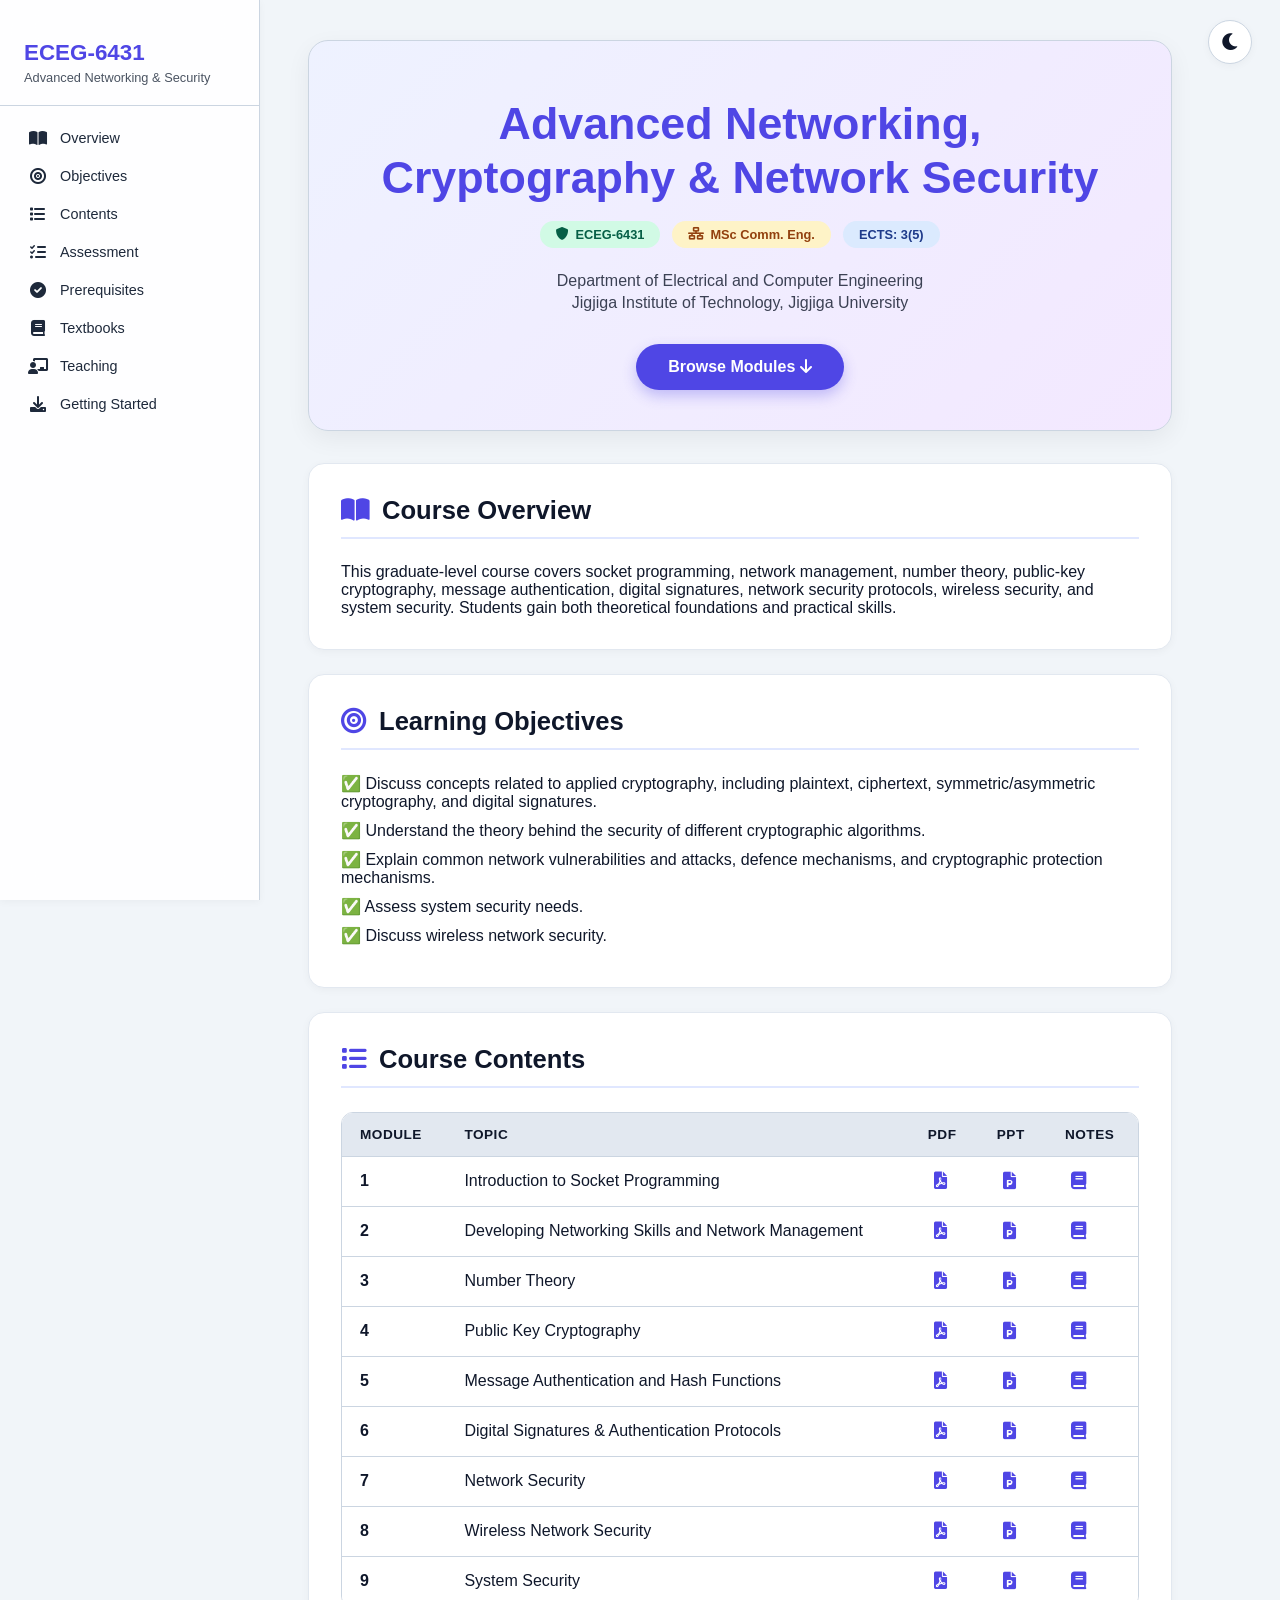
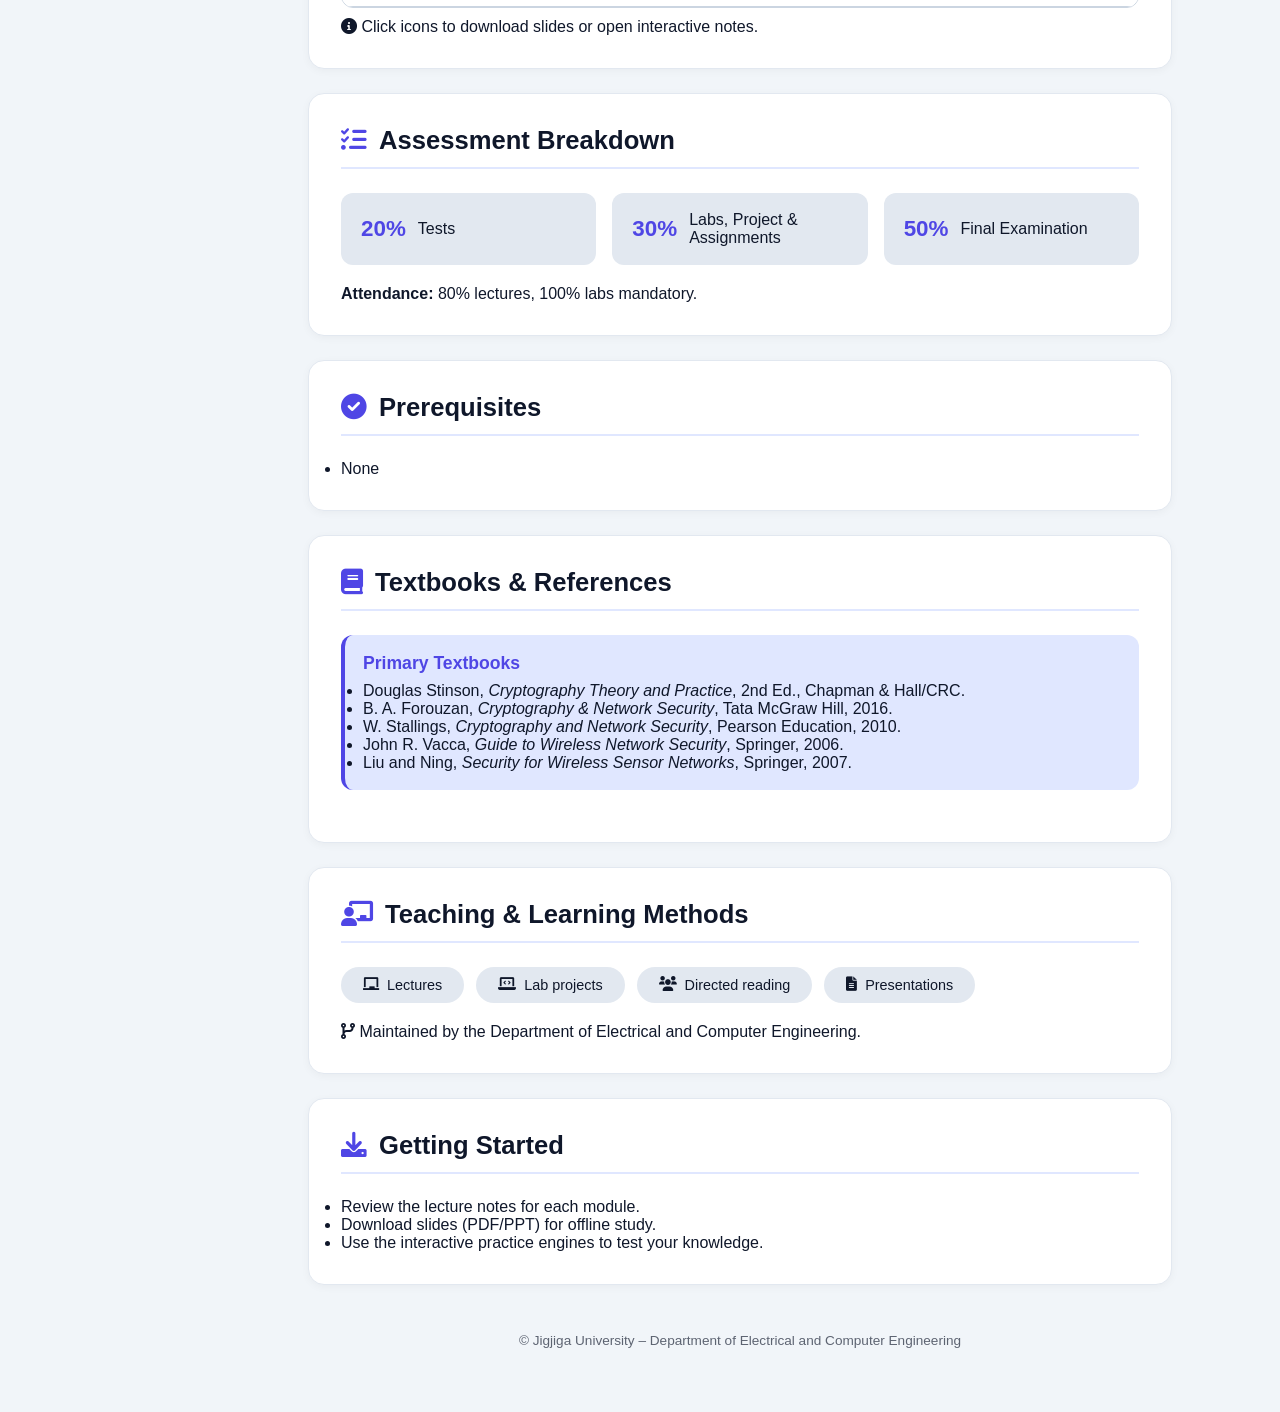
<file: index.html>
<!DOCTYPE html>
<html lang="en">

<head>
    <meta charset="UTF-8" />
    <meta name="viewport" content="width=device-width, initial-scale=1.0" />
    <title>ECEG‑6431 – Advanced Networking, Cryptography & Network Security</title>
    <link rel="stylesheet" href="style.css" />
    <link rel="stylesheet" href="https://cdnjs.cloudflare.com/ajax/libs/font-awesome/6.0.0-beta3/css/all.min.css" />
</head>

<body>
    <button class="mode-toggle" id="modeToggle" title="Toggle dark/light mode">
        <i class="fas fa-moon"></i>
    </button>

    <nav id="sidebar">
        <div class="sidebar-header">
            <h3>ECEG‑6431</h3>
            <p>Advanced Networking & Security</p>
        </div>
        <ul class="nav-links">
            <li><a href="#overview" class="nav-link"><i class="fas fa-book-open"></i> Overview</a></li>
            <li><a href="#objectives" class="nav-link"><i class="fas fa-bullseye"></i> Objectives</a></li>
            <li><a href="#contents" class="nav-link"><i class="fas fa-list"></i> Contents</a></li>
            <li><a href="#assessment" class="nav-link"><i class="fas fa-tasks"></i> Assessment</a></li>
            <li><a href="#prerequisites" class="nav-link"><i class="fas fa-check-circle"></i> Prerequisites</a></li>
            <li><a href="#textbooks" class="nav-link"><i class="fas fa-book"></i> Textbooks</a></li>
            <li><a href="#teaching" class="nav-link"><i class="fas fa-chalkboard-teacher"></i> Teaching</a></li>
            <li><a href="#getting-started" class="nav-link"><i class="fas fa-download"></i> Getting Started</a></li>
        </ul>
    </nav>

    <main id="main-content">
        <header id="hero">
           <h1>Advanced Networking, Cryptography & Network Security</h1>
            <div class="hero-badges">
                <span class="badge badge-course"><i class="fas fa-shield-alt"></i> ECEG-6431</span>
                <span class="badge badge-lang"><i class="fas fa-network-wired"></i> MSc Comm. Eng.</span>
                <span class="badge badge-credits">ECTS: 3(5)</span>
            </div>
             <p class="dept">Department of Electrical and Computer Engineering</p>
            <p class="uni">Jigjiga Institute of Technology, Jigjiga University</p>
            <a href="#contents" class="cta-btn">Browse Modules <i class="fas fa-arrow-down"></i></a>
        </header>

        <section id="overview">
            <h2><i class="fas fa-book-open"></i> Course Overview</h2>
            <p>This graduate‑level course covers socket programming, network management, number theory, public‑key
                cryptography, message authentication, digital signatures, network security protocols, wireless security,
                and system security. Students gain both theoretical foundations and practical skills.</p>
        </section>

        <section id="objectives">
            <h2><i class="fas fa-bullseye"></i> Learning Objectives</h2>
            <ul class="checklist">
                <li>✅ Discuss concepts related to applied cryptography, including plaintext, ciphertext,
                    symmetric/asymmetric cryptography, and digital signatures.</li>
                <li>✅ Understand the theory behind the security of different cryptographic algorithms.</li>
                <li>✅ Explain common network vulnerabilities and attacks, defence mechanisms, and cryptographic
                    protection mechanisms.</li>
                <li>✅ Assess system security needs.</li>
                <li>✅ Discuss wireless network security.</li>
            </ul>
        </section>

        <section id="contents">
            <h2><i class="fas fa-list"></i> Course Contents</h2>
            <div class="table-container">
                <table id="modulesTable">
                    <thead>
                        <tr>
                            <th>Module</th>
                            <th>Topic</th>
                            <th>PDF</th>
                            <th>PPT</th>
                            <th>Notes</th>
                        </tr>
                    </thead>
                    <tbody>
                        <!-- filled by JavaScript -->
                    </tbody>
                </table>
            </div>
            <p class="note"><i class="fas fa-info-circle"></i> Click icons to download slides or open interactive notes.
            </p>
        </section>

        <section id="assessment">
            <h2><i class="fas fa-tasks"></i> Assessment Breakdown</h2>
            <div class="assessment-grid">
                <div class="assess-item"><span class="weight">20%</span> Tests</div>
                <div class="assess-item"><span class="weight">30%</span> Labs, Project & Assignments</div>
                <div class="assess-item"><span class="weight">50%</span> Final Examination</div>
            </div>
            <p><strong>Attendance:</strong> 80% lectures, 100% labs mandatory.</p>
        </section>

        <section id="prerequisites">
            <h2><i class="fas fa-check-circle"></i> Prerequisites</h2>
            <ul>
                <li>None</li>
            </ul>
        </section>

        <section id="textbooks">
            <h2><i class="fas fa-book"></i> Textbooks & References</h2>
            <div class="textbook-primary">
                <h3>Primary Textbooks</h3>
                <ul>
                    <li>Douglas Stinson, <em>Cryptography Theory and Practice</em>, 2nd Ed., Chapman & Hall/CRC.</li>
                    <li>B. A. Forouzan, <em>Cryptography & Network Security</em>, Tata McGraw Hill, 2016.</li>
                    <li>W. Stallings, <em>Cryptography and Network Security</em>, Pearson Education, 2010.</li>
                    <li>John R. Vacca, <em>Guide to Wireless Network Security</em>, Springer, 2006.</li>
                    <li>Liu and Ning, <em>Security for Wireless Sensor Networks</em>, Springer, 2007.</li>
                </ul>
            </div>
        </section>

        <section id="teaching">
            <h2><i class="fas fa-chalkboard-teacher"></i> Teaching & Learning Methods</h2>
            <div class="method-grid">
                <div class="method-item"><i class="fas fa-chalkboard"></i> Lectures</div>
                <div class="method-item"><i class="fas fa-laptop-code"></i> Lab projects</div>
                <div class="method-item"><i class="fas fa-users"></i> Directed reading</div>
                <div class="method-item"><i class="fas fa-file-alt"></i> Presentations</div>
            </div>
            <p><i class="fas fa-code-branch"></i> Maintained by the Department of Electrical and Computer Engineering.
            </p>
        </section>

        <section id="getting-started">
            <h2><i class="fas fa-download"></i> Getting Started</h2>
            <ul>
                <li>Review the lecture notes for each module.</li>
                <li>Download slides (PDF/PPT) for offline study.</li>
                <li>Use the interactive practice engines to test your knowledge.</li>
            </ul>
        </section>

        <footer>
            <p>© Jigjiga University – Department of Electrical and Computer Engineering</p>
        </footer>
    </main>

    <script src="script.js"></script>
    <!-- <script>
        // Module list for table
        const modules = [
            { num:1, topic:"Introduction to Socket Programming" },
            { num:2, topic:"Developing Networking Skills and Network Management" },
            { num:3, topic:"Number Theory" },
            { num:4, topic:"Public Key Cryptography" },
            { num:5, topic:"Message Authentication and Hash Functions" },
            { num:6, topic:"Digital Signatures & Authentication Protocols" },
            { num:7, topic:"Network Security" },
            { num:8, topic:"Wireless Network Security" },
            { num:9, topic:"System Security" }
        ];
        const tbody = document.querySelector("#modulesTable tbody");
        modules.forEach(m => {
            const tr = document.createElement("tr");
            tr.innerHTML = `
                <td><strong>${m.num}</strong></td>
                <td>${m.topic}</td>
                <td><a href="slides/Module${m.num}.pdf" target="_blank" title="Download PDF"><i class="fas fa-file-pdf"></i></a></td>
                <td><a href="slides/Module${m.num}.pptx" target="_blank" title="Download PPT"><i class="fas fa-file-powerpoint"></i></a></td>
                <td><a href="notes.html?module=${m.num}" title="Lecture Notes & Practice"><i class="fas fa-book"></i></a></td>
            `;
            tbody.appendChild(tr);
        });
    </script> -->
</body>

</html>
</file>
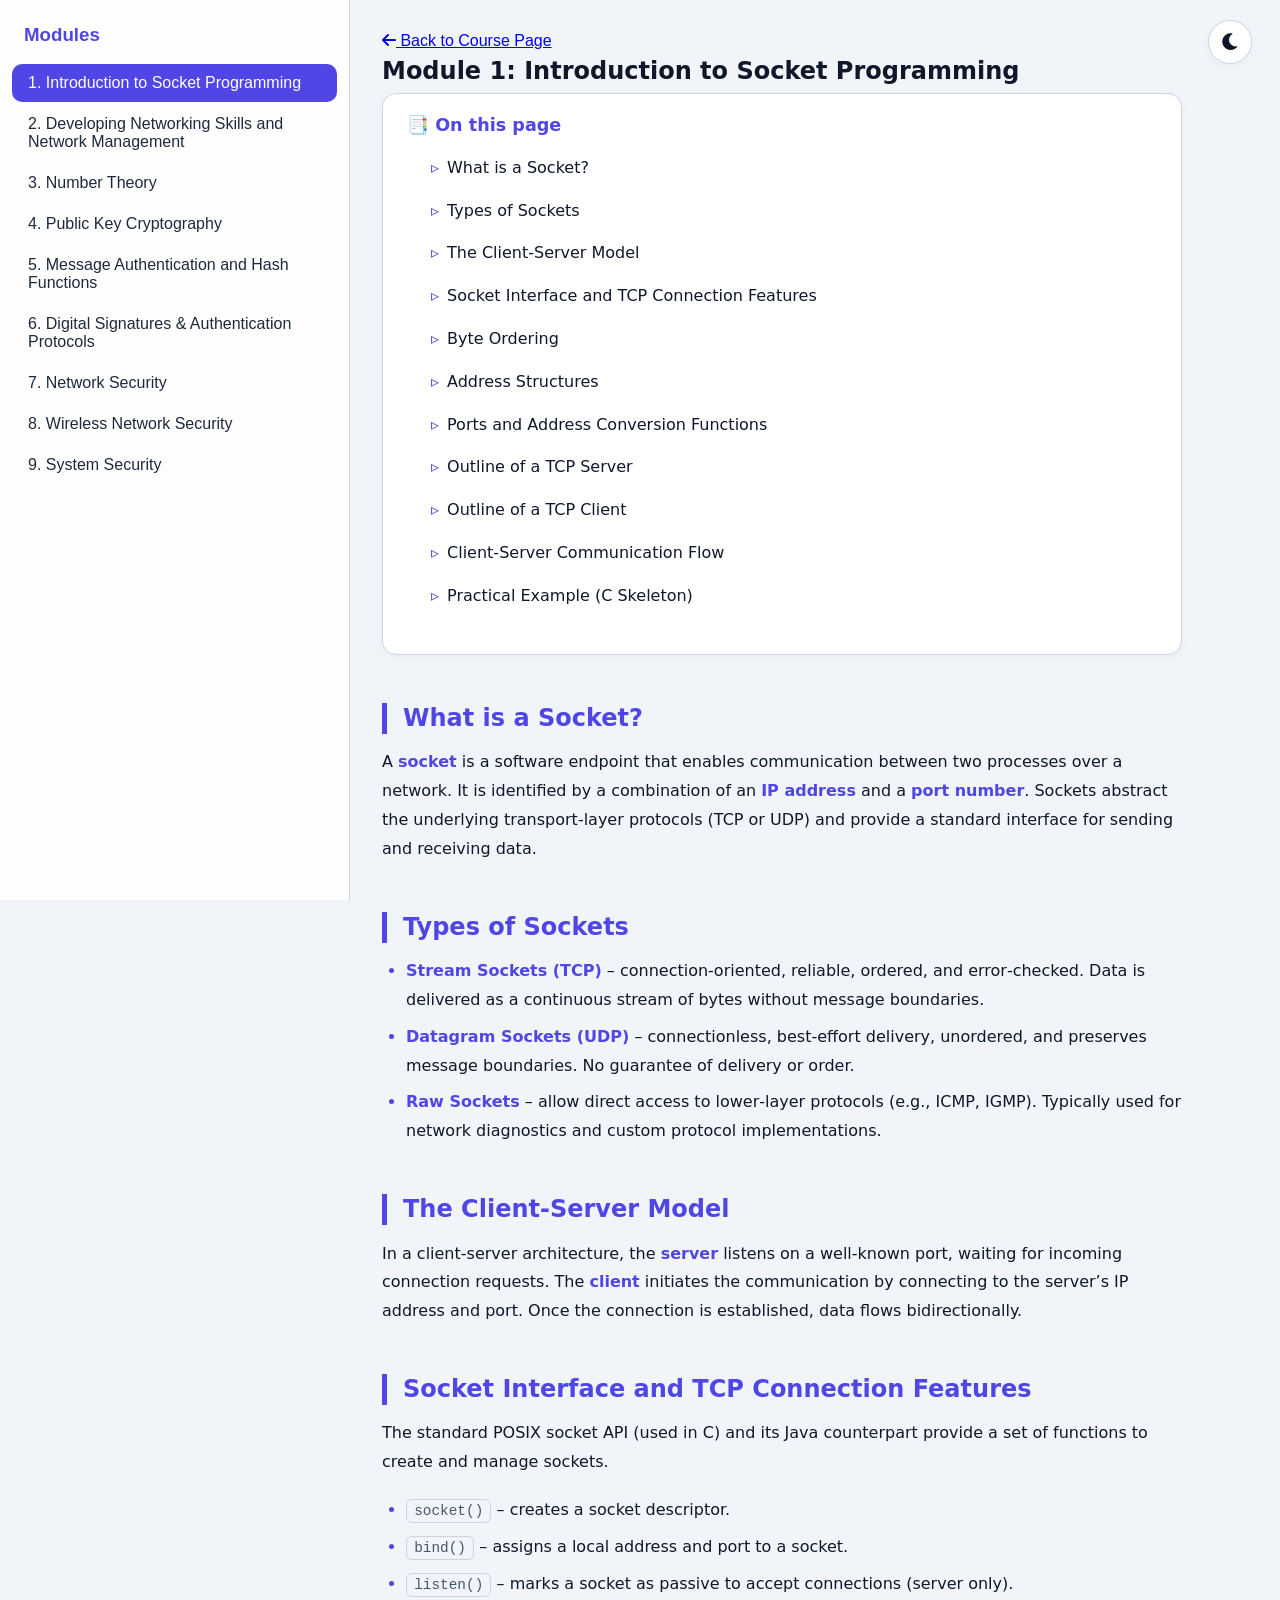
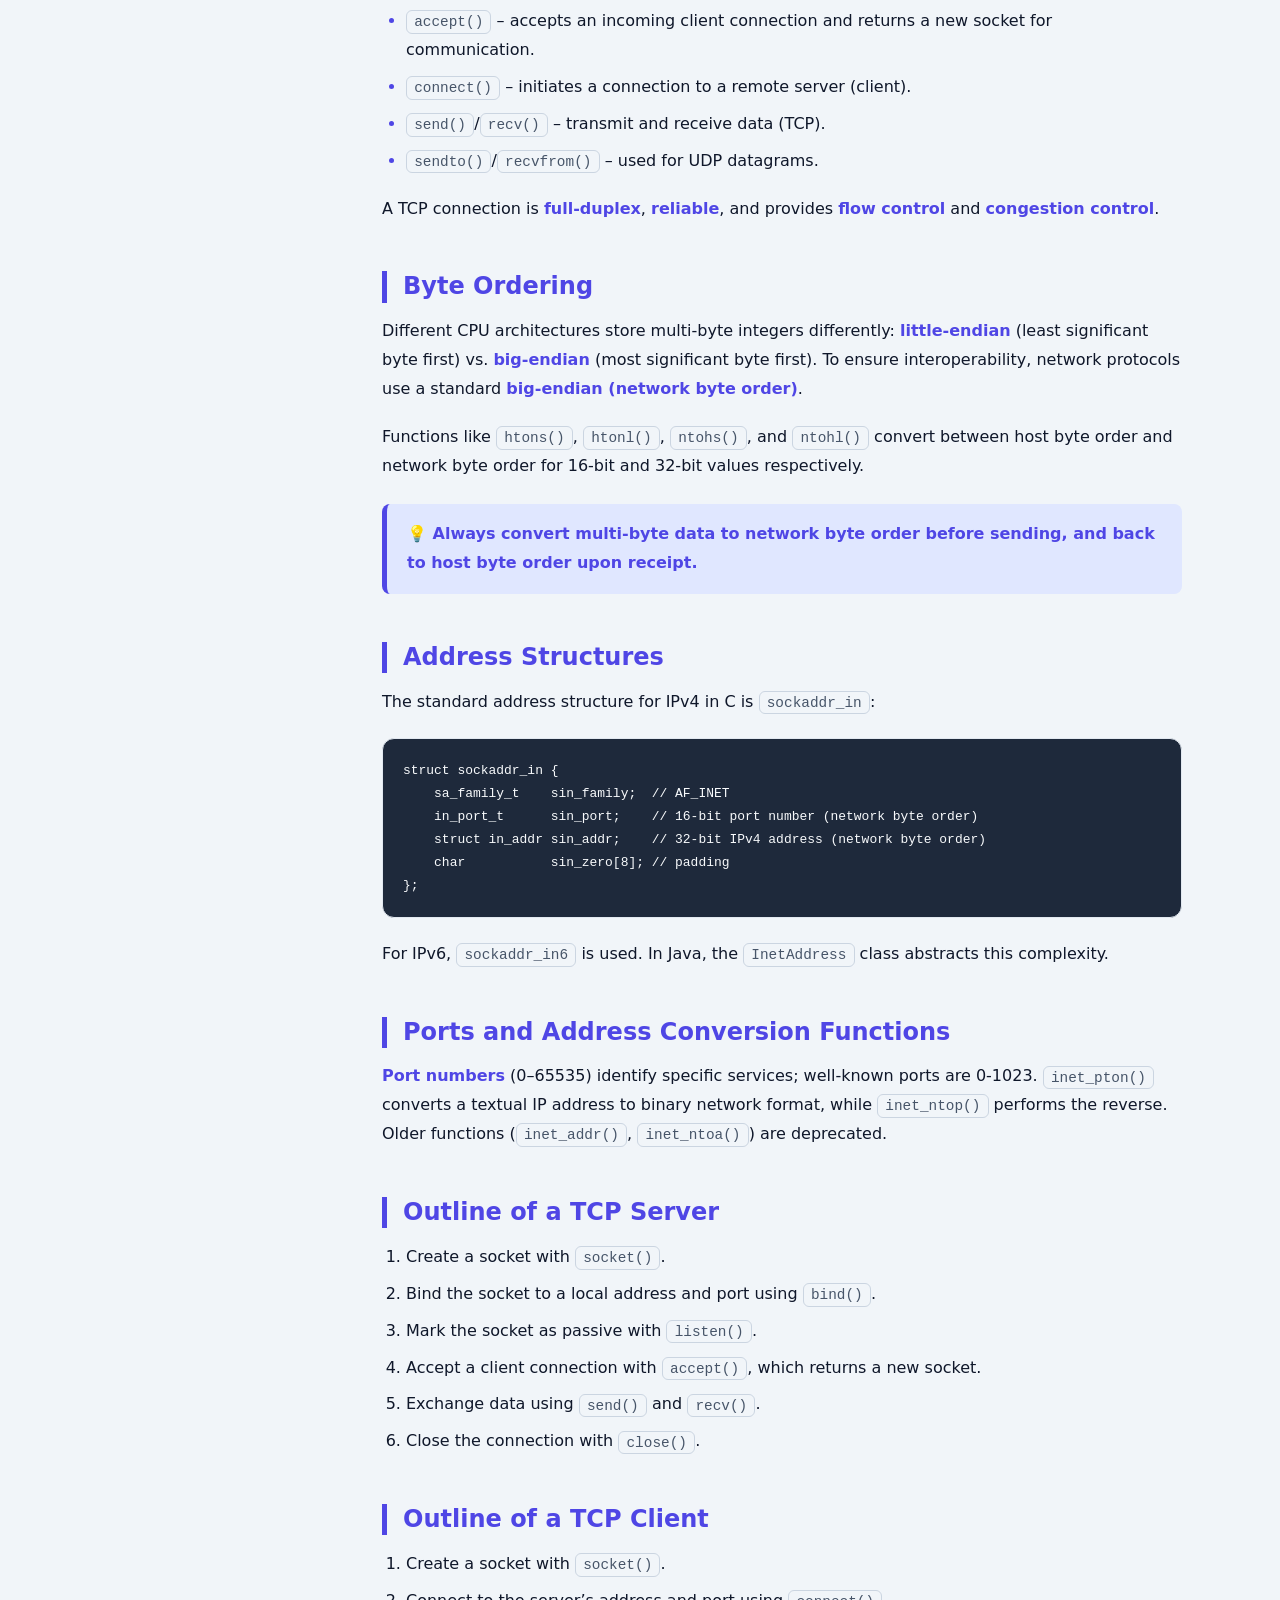
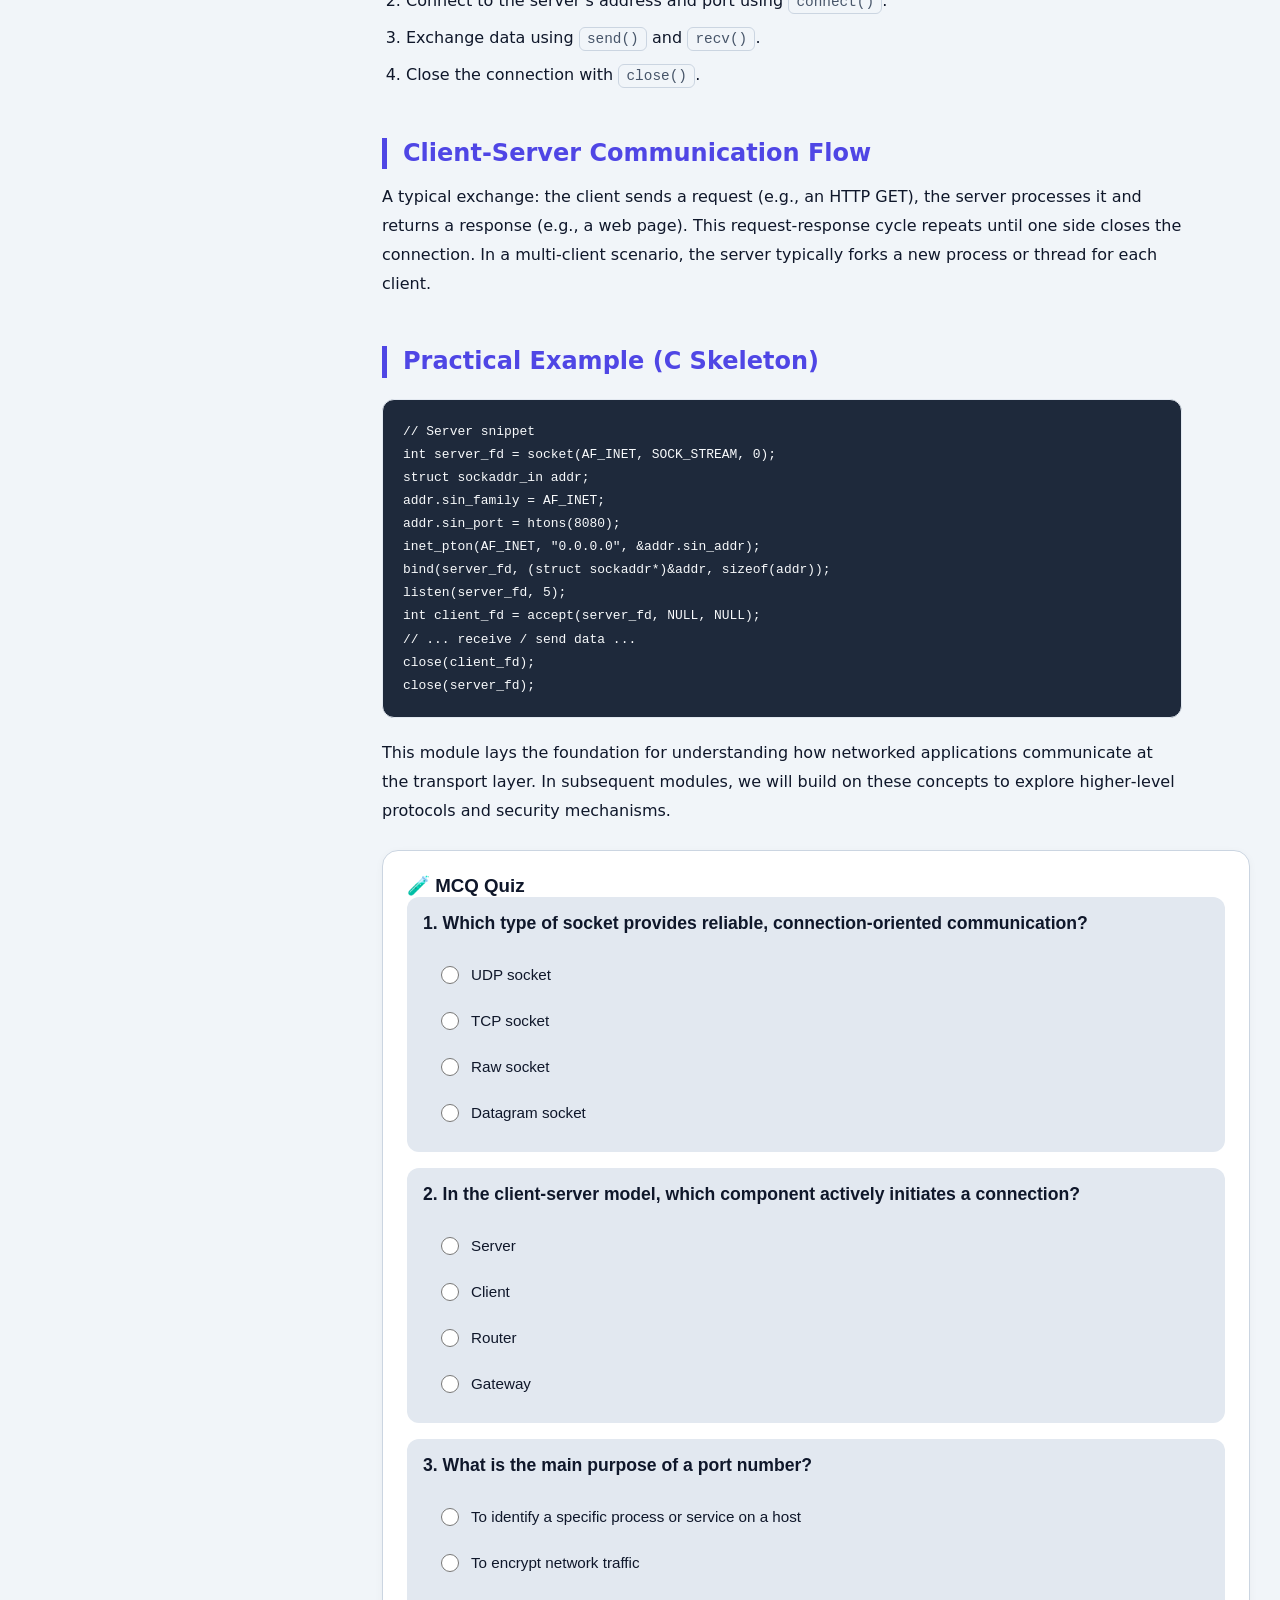
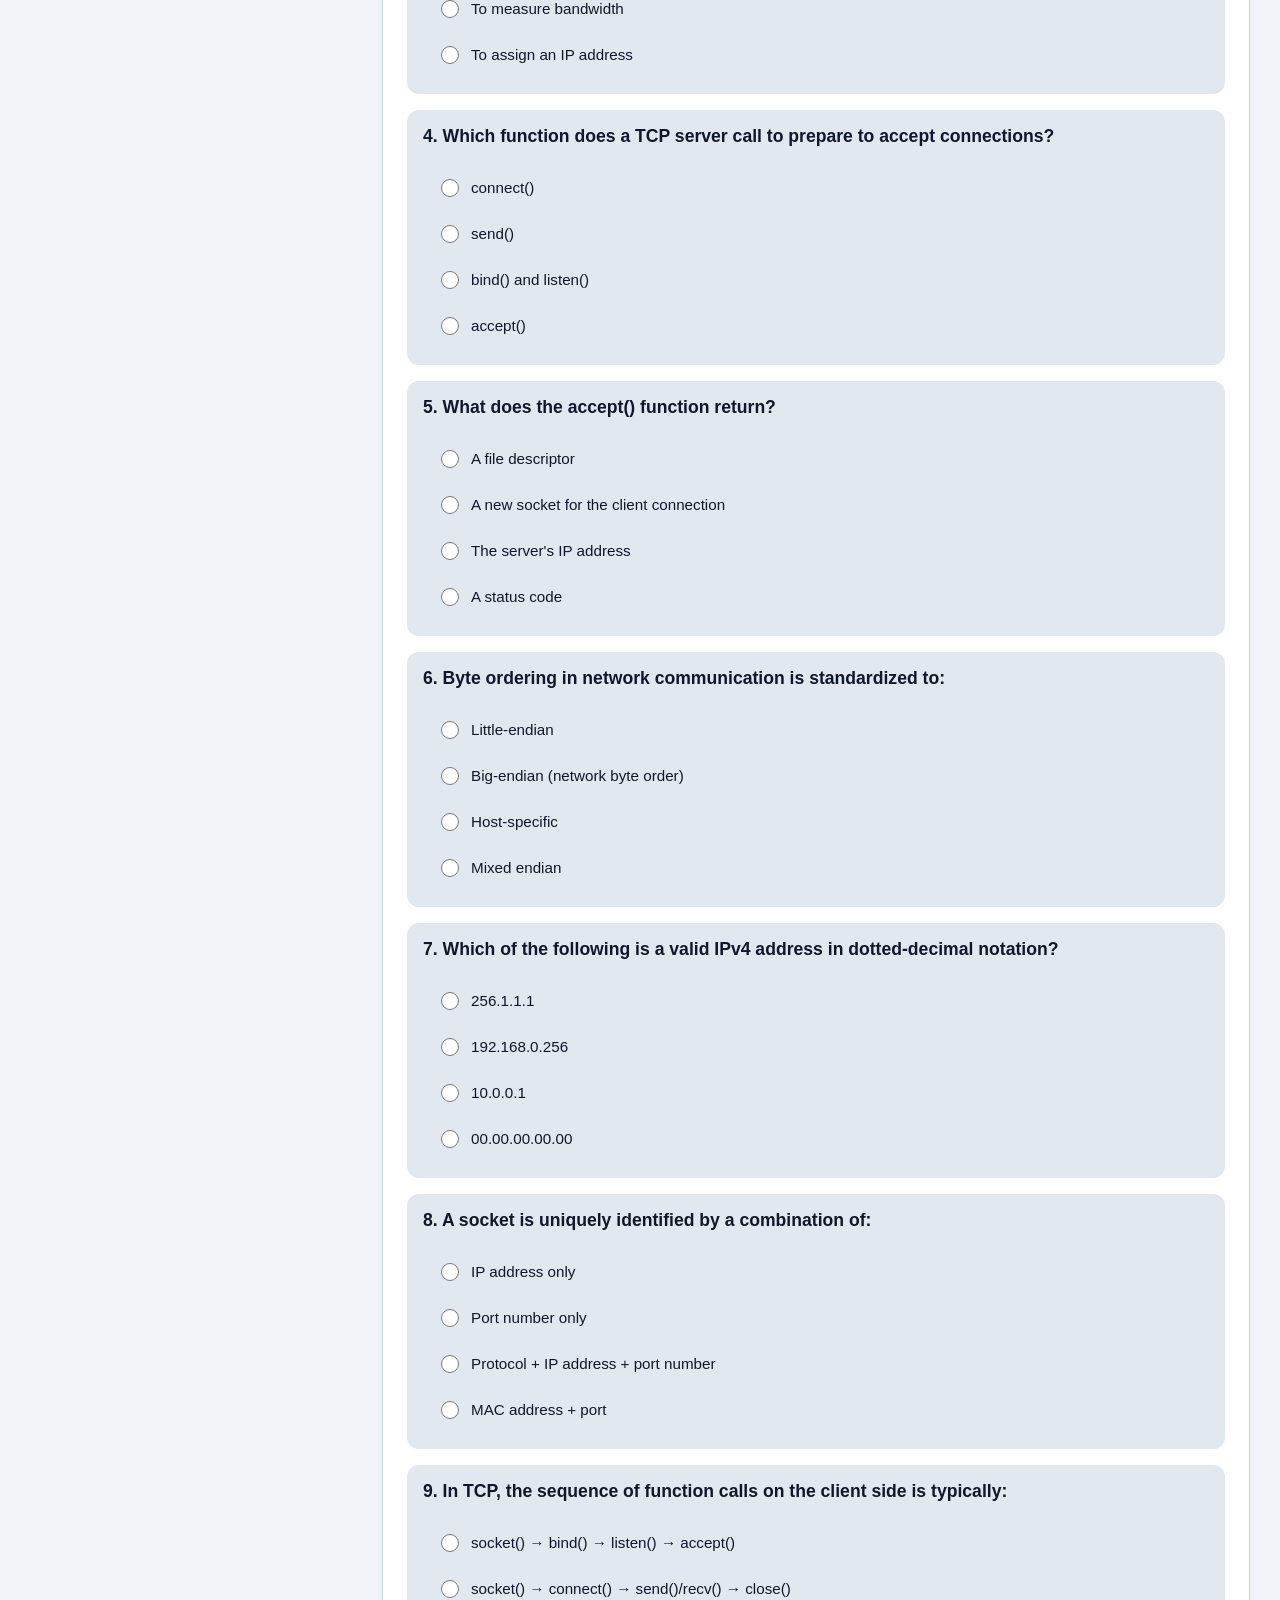
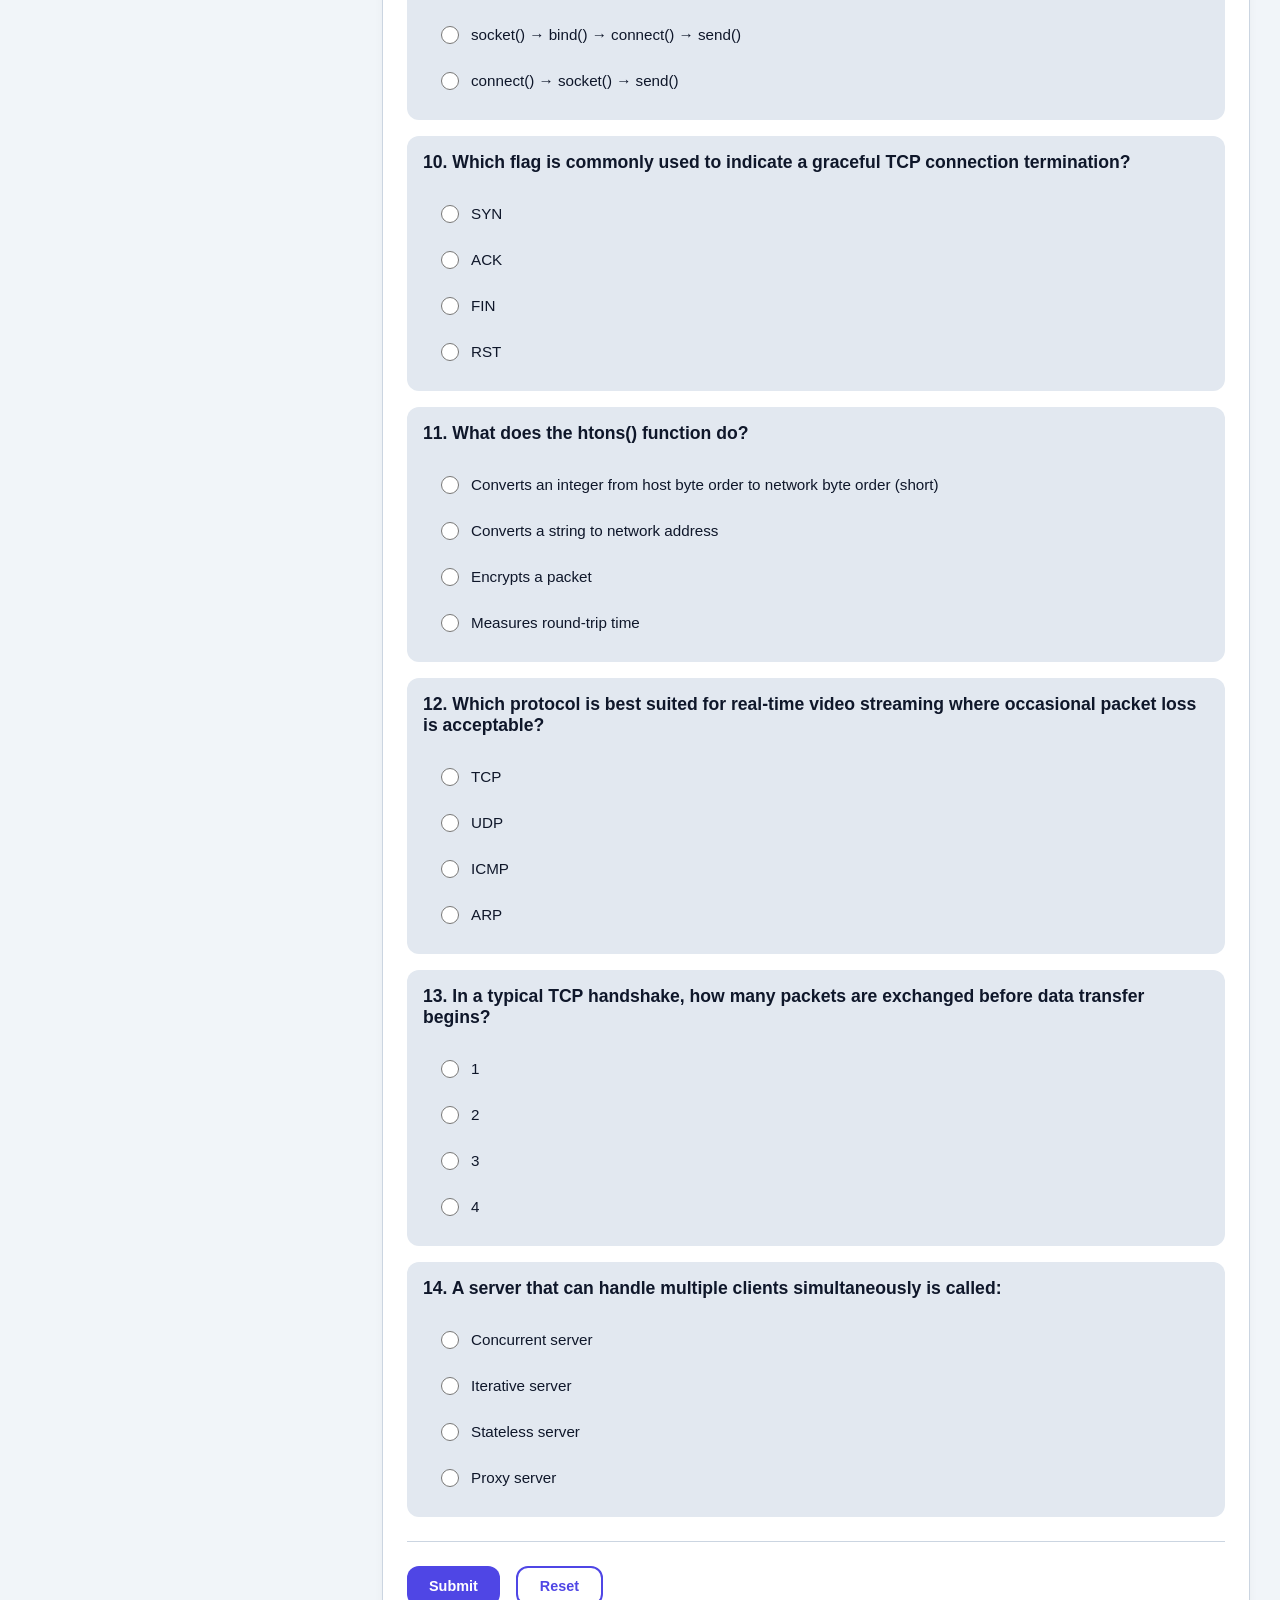
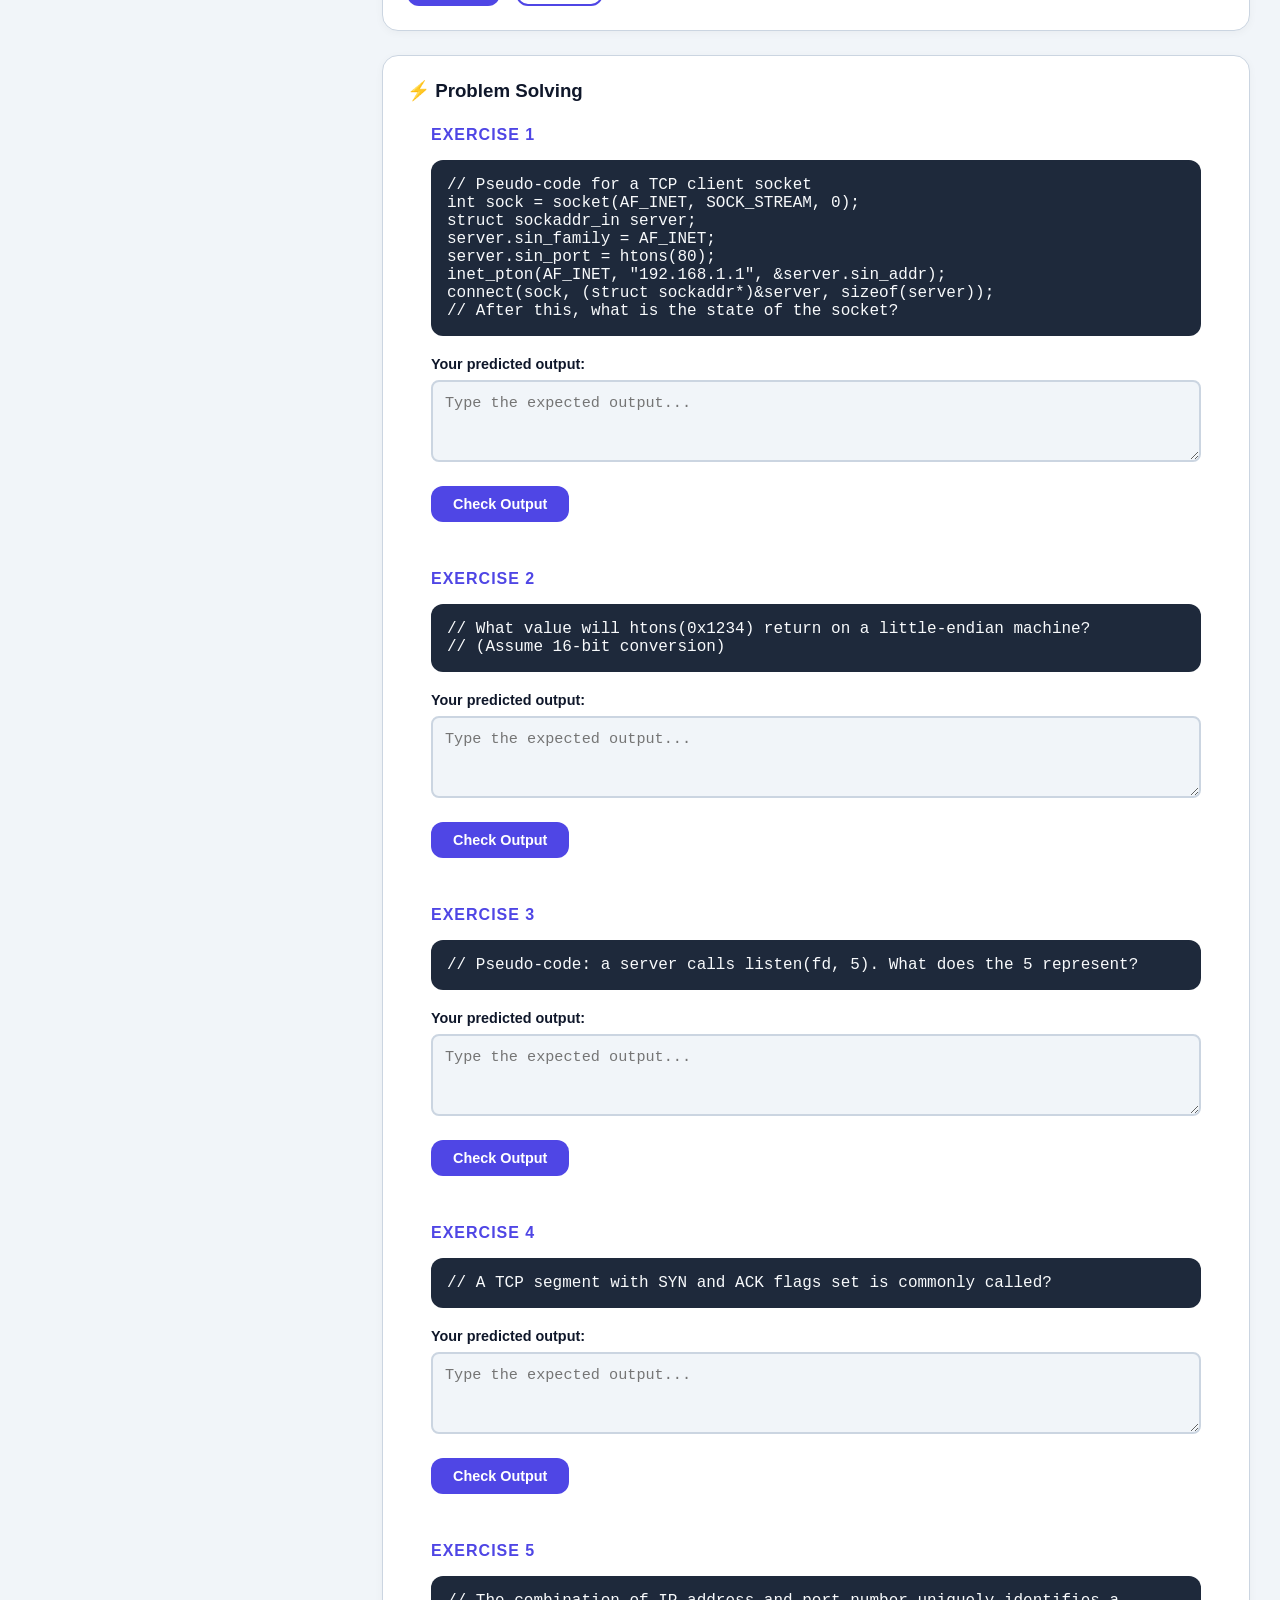
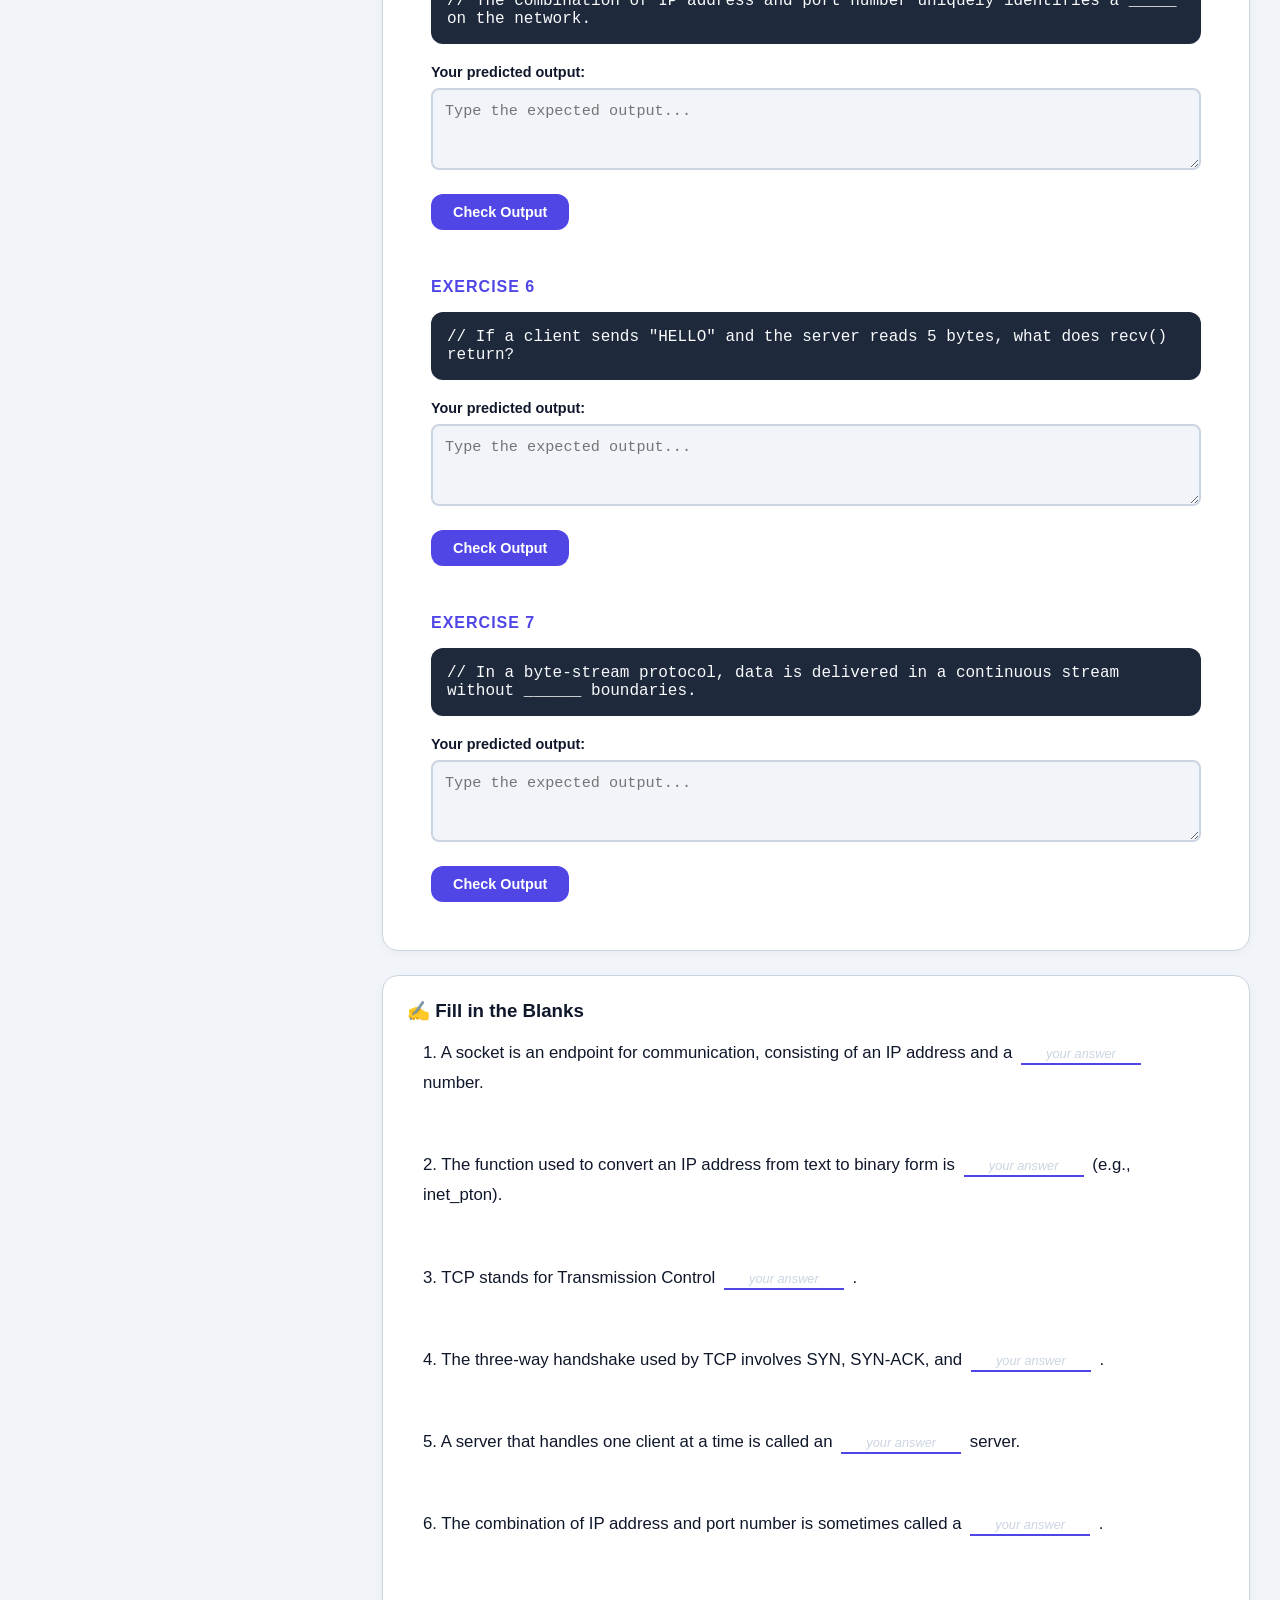
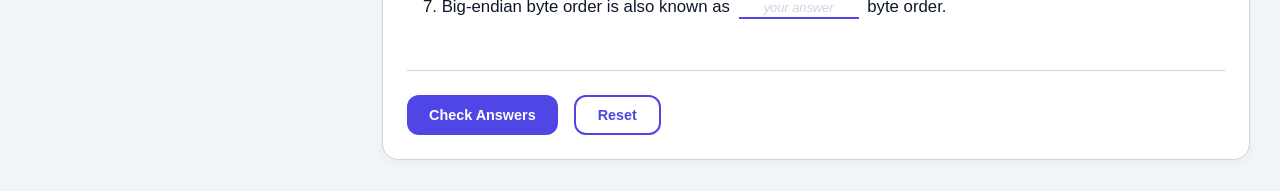
<file: notes.html>
<!DOCTYPE html>
<html lang="en">

<head>
    <meta charset="UTF-8">
    <meta name="viewport" content="width=device-width, initial-scale=1.0">
    <title>Lecture Notes – ECEg-6431</title>
    <link rel="stylesheet" href="style.css">
    <link rel="stylesheet" href="https://cdnjs.cloudflare.com/ajax/libs/font-awesome/6.0.0-beta3/css/all.min.css">
</head>

<body>
    <button class="mode-toggle" id="modeToggle" title="Toggle dark/light mode">
        <i class="fas fa-moon"></i>
    </button>

    <div class="notes-layout">
        <nav class="notes-sidebar" id="notesSidebar">
            <h3>Modules</h3>
            <ul class="module-list" id="moduleList"></ul>
        </nav>

        <main class="notes-content" id="notesContent">
            <a href="index.html" class="back-link"><i class="fas fa-arrow-left"></i> Back to Course Page</a>
            <div id="moduleNotes">
                <div class="loading-notes">Loading notes...</div>
            </div>
            <div class="quiz-container" id="quizContainer">
                <h3>🧪 MCQ Quiz</h3>
                <div id="quizEngine"></div>
            </div>
            <div class="code-predict-container" id="codePredictContainer">
                <h3>⚡ Problem Solving</h3>
                <div id="codeEngine"></div>
            </div>
            <div class="fib-container" id="fibContainer">
                <h3>✍️ Fill in the Blanks</h3>
                <div id="fillBlankEngine"></div>
            </div>
        </main>
    </div>

    <script src="notes-data.js"></script>
    <script src="quiz-engine.js"></script>
    <script src="code-engine.js"></script>
    <script src="fill-blank-engine.js"></script>
    <script>
        (function () {
            // Dark mode toggle
            const toggleBtn = document.getElementById("modeToggle");
            const icon = toggleBtn.querySelector("i");
            const storedTheme = localStorage.getItem("theme");
            function setTheme(theme) {
                if (theme === "dark") {
                    document.documentElement.setAttribute("data-theme", "dark");
                    icon.classList.replace("fa-moon", "fa-sun");
                } else {
                    document.documentElement.removeAttribute("data-theme");
                    icon.classList.replace("fa-sun", "fa-moon");
                }
            }
            if (storedTheme) setTheme(storedTheme);
            else if (window.matchMedia && window.matchMedia('(prefers-color-scheme: dark)').matches) setTheme("dark");
            toggleBtn.addEventListener("click", () => {
                const current = document.documentElement.getAttribute("data-theme");
                setTheme(current === "dark" ? "light" : "dark");
                localStorage.setItem("theme", document.documentElement.getAttribute("data-theme") || "light");
            });

            const params = new URLSearchParams(window.location.search);
            let moduleNum = parseInt(params.get("module")) || 1;
            if (moduleNum < 1 || moduleNum > 9) moduleNum = 1;

            const moduleList = document.getElementById("moduleList");
            
            for (let i = 1; i <= 9; i++) {
                const li = document.createElement("li");
                const a = document.createElement("a");
                a.href = `?module=${i}`;
                a.textContent = `${i}. ${modulesData[i].title}`;
                if (i === moduleNum) a.classList.add("active");
                li.appendChild(a);
                moduleList.appendChild(li);
            }

            const data = modulesData[moduleNum];
            if (!data) {
                document.getElementById("moduleNotes").innerHTML = "<p>Module data not found.</p>";
                return;
            }

            fetch(`notes/module${moduleNum}-notes.html`)
                .then(response => {
                    if (!response.ok) throw new Error("Notes not found");
                    return response.text();
                })
                .then(html => {
                    const notesDiv = document.getElementById("moduleNotes");
                    notesDiv.innerHTML = html;
                    const h2 = document.createElement("h2");
                    h2.textContent = `Module ${moduleNum}: ${data.title}`;
                    notesDiv.insertBefore(h2, notesDiv.firstChild);

                    const headings = notesDiv.querySelectorAll("h3");
                    if (headings.length > 0) {
                        const tocDiv = document.createElement("div");
                        tocDiv.id = "miniToc";
                        tocDiv.innerHTML = "<h3>📑 On this page</h3><ul></ul>";
                        const tocList = tocDiv.querySelector("ul");
                        headings.forEach((h, i) => {
                            const id = `note-h${i}`;
                            h.id = id;
                            const li = document.createElement("li");
                            const a = document.createElement("a");
                            a.href = `#${id}`;
                            a.textContent = h.textContent;
                            li.appendChild(a);
                            tocList.appendChild(li);
                        });
                        notesDiv.insertBefore(tocDiv, notesDiv.firstChild.nextSibling);
                    }
                })
                .catch(() => {
                    document.getElementById("moduleNotes").innerHTML = "<p>Sorry, the lecture notes for this module are not yet available.</p>";
                })
                .finally(() => {
                    new QuizEngine("quizEngine", data.mcq);
                    new CodePredictionEngine("codeEngine", data.codePrediction);
                    new FillBlankEngine("fillBlankEngine", data.fillInBlank);
                });
        })();
    </script>
</body>

</html>
</file>
<file: style.css>
/* ===== CSS Variables (Light & Dark) ===== */
:root {
    /* Light theme */
    --bg: #f1f5f9;
    --text: #0f172a;
    --sidebar-bg: rgba(255, 255, 255, 0.9);
    --sidebar-blur: blur(16px);
    --sidebar-text: #1e293b;
    --primary: #4f46e5;
    --primary-hover: #4338ca;
    --primary-soft: #e0e7ff;
    --accent: #e2e8f0;
    --card-bg: #ffffff;
    --card-border: #e2e8f0;
    --border: #cbd5e1;
    --shadow-sm: 0 2px 8px rgba(0,0,0,0.04);
    --shadow: 0 8px 24px rgba(0,0,0,0.06);
    --toggle-bg: #ffffff;
    --toggle-border: #cbd5e1;
    --gradient-hero: linear-gradient(135deg, #eef2ff 0%, #f3e8ff 100%);

    /* Code specific light theme */
    --code-bg: #1e293b;
    --code-text: #e2e8f0;
    --inline-code-bg: #e2e8f0;
    --inline-code-text: #b91c1c;
}
[data-theme="dark"] {
    --bg: #191a1e;
    --text: #e2e8f0;
    --sidebar-bg: rgba(15, 23, 42, 0.85);
    --sidebar-blur: blur(18px);
    --sidebar-text: #cbd5e1;
    --primary: #818cf8;
    --primary-hover: #6366f1;
    --primary-soft: #1e1b4b;
    --accent: #1e293b;
    --card-bg: #1e293b;
    --card-border: #334155;
    --border: #334155;
    --shadow-sm: 0 2px 8px rgba(0,0,0,0.3);
    --shadow: 0 8px 24px rgba(0,0,0,0.4);
    --toggle-bg: #1e293b;
    --toggle-border: #475569;
    --gradient-hero: linear-gradient(135deg, #1e1b4b 0%, #1e293b 100%);

    /* Code specific dark theme */
    --code-bg: #0f172a;
    --code-text: #e2e8f0;
    --inline-code-bg: #334155;
    --inline-code-text: #fca5a5;
}

/* ===== Reset & Base ===== */
* {
    margin: 0;
    padding: 0;
    box-sizing: border-box;
}
html {
    scroll-behavior: smooth;
}
body {
    font-family: 'Inter', -apple-system, BlinkMacSystemFont, 'Segoe UI', Roboto, Oxygen, Ubuntu, sans-serif;
    background: var(--bg);
    color: var(--text);
    display: flex;
    min-height: 100vh;
    transition: background 0.3s, color 0.3s;
}

/* ===== Mode Toggle ===== */
.mode-toggle {
    position: fixed;
    top: 20px;
    right: 28px;
    z-index: 1000;
    background: var(--toggle-bg);
    -webkit-backdrop-filter: var(--sidebar-blur);
    backdrop-filter: var(--sidebar-blur);
    border: 1px solid var(--toggle-border);
    border-radius: 50%;
    width: 44px;
    height: 44px;
    cursor: pointer;
    display: flex;
    align-items: center;
    justify-content: center;
    box-shadow: var(--shadow-sm);
    font-size: 1.2rem;
    color: var(--text);
    transition: all 0.3s ease;
}
.mode-toggle:hover {
    background: var(--primary-soft);
    box-shadow: var(--shadow);
    transform: rotate(15deg);
}

/* ===== Sidebar ===== */
#sidebar {
    width: 260px;
    background: var(--sidebar-bg);
    -webkit-backdrop-filter: var(--sidebar-blur);
    backdrop-filter: var(--sidebar-blur);
    border-right: 1px solid var(--border);
    position: fixed;
    top: 0;
    bottom: 0;
    left: 0;
    padding: 24px 0;
    overflow-y: auto;
    z-index: 999;
    display: flex;
    flex-direction: column;
    box-shadow: var(--shadow-sm);
}
.sidebar-header {
    padding: 16px 24px 20px;
    border-bottom: 1px solid var(--border);
    margin-bottom: 12px;
}
.sidebar-header h3 {
    color: var(--primary);
    font-size: 1.4rem;
    font-weight: 700;
}
.sidebar-header p {
    font-size: 0.8rem;
    opacity: 0.8;
    margin-top: 4px;
    color: var(--sidebar-text);
}
.nav-links {
    list-style: none;
    padding: 0 12px;
    flex: 1;
}
.nav-links li {
    margin: 2px 0;
}
.nav-link {
    display: flex;
    align-items: center;
    gap: 12px;
    padding: 10px 16px;
    color: var(--sidebar-text);
    text-decoration: none;
    border-radius: 10px;
    transition: all 0.2s;
    font-size: 0.9rem;
    font-weight: 500;
}
.nav-link i {
    width: 20px;
    text-align: center;
    font-size: 1rem;
}
.nav-link:hover {
    background: var(--primary-soft);
    color: var(--primary);
}
.nav-link.active {
    background: var(--primary);
    color: #fff;
    box-shadow: 0 4px 8px rgba(79, 70, 229, 0.2);
}

/* ===== Main Content ===== */
#main-content {
    margin-left: 260px;
    padding: 40px 48px;
    max-width: 960px;
    flex: 1;
}

/* ===== Hero ===== */
#hero {
    background: var(--gradient-hero);
    border-radius: 20px;
    padding: 40px;
    margin-bottom: 32px;
    text-align: center;
    border: 1px solid var(--border);
    box-shadow: var(--shadow);
}

.hero-badges {
    margin-bottom: 24px;
    display: flex;
    justify-content: center;
    gap: 12px;
    flex-wrap: wrap;
}

.badge {
    padding: 6px 16px;
    border-radius: 30px;
    font-size: 0.8rem;
    font-weight: 700;
    display: inline-flex;
    align-items: center;
    gap: 6px;
}

.badge-course { background: #d1fae5; color: #065f46; }
.badge-lang    { background: #fef3c7; color: #92400e; }
.badge-credits { background: #dbeafe; color: #1e3a8a; }

#hero h1 {
    font-size: 2.8rem;
    margin: 16px 0;
    color: var(--primary);
    font-weight: 800;
    line-height: 1.2;
}
.dept, .uni {
    font-size: 1rem;
    opacity: 0.8;
    margin: 4px 0;
    font-weight: 500;
    color: var(--text);
}
.cta-btn {
    display: inline-block;
    margin-top: 28px;
    padding: 14px 32px;
    background: var(--primary);
    color: #fff;
    border-radius: 40px;
    text-decoration: none;
    font-weight: 600;
    transition: all 0.3s;
    box-shadow: 0 6px 14px rgba(79, 70, 229, 0.3);
}
.cta-btn:hover {
    background: var(--primary-hover);
    transform: translateY(-2px);
    box-shadow: 0 8px 20px rgba(79, 70, 229, 0.4);
}

/* ===== Sections ===== */
section {
    background: var(--card-bg);
    border-radius: 16px;
    padding: 32px;
    margin-bottom: 24px;
    border: 1px solid var(--card-border);
    box-shadow: var(--shadow-sm);
    transition: box-shadow 0.3s, border-color 0.3s;
}
section:hover {
    box-shadow: var(--shadow);
    border-color: var(--primary-soft);
}
section h2 {
    font-size: 1.6rem;
    margin-bottom: 24px;
    color: var(--text);
    display: flex;
    align-items: center;
    gap: 12px;
    border-bottom: 2px solid var(--primary-soft);
    padding-bottom: 12px;
    font-weight: 700;
}
section h2 i {
    color: var(--primary);
}

/* Lists */
.checklist {
    list-style: none;
    font-size: 1rem;
}
.checklist li {
    margin: 10px 0;
}

/* ===== Table ===== */
.table-container {
    border-radius: 12px;
    overflow: hidden;
    border: 1px solid var(--border);
    margin-bottom: 10px;
}
table {
    width: 100%;
    border-collapse: collapse;
    background: var(--card-bg);
}
th, td {
    padding: 14px 18px;
    text-align: left;
    border-bottom: 1px solid var(--border);
}
th {
    background: var(--accent);
    font-weight: 600;
    font-size: 0.85rem;
    letter-spacing: 0.5px;
    text-transform: uppercase;
    color: var(--text);
}
td a {
    color: var(--primary);
    text-decoration: none;
    font-size: 1.1rem;
    margin: 0 6px;
    transition: color 0.2s;
}
td a:hover {
    color: var(--primary-hover);
}

/* ===== Assessment ===== */
.assessment-grid {
    display: grid;
    grid-template-columns: repeat(auto-fit, minmax(180px, 1fr));
    gap: 16px;
    margin-bottom: 20px;
}
.assess-item {
    background: var(--accent);
    padding: 18px 20px;
    border-radius: 12px;
    font-size: 1rem;
    display: flex;
    align-items: center;
    gap: 12px;
    font-weight: 500;
}
.weight {
    font-weight: 700;
    color: var(--primary);
    font-size: 1.4rem;
}

/* ===== Textbooks ===== */
.textbook-primary {
    background: var(--primary-soft);
    padding: 18px;
    border-radius: 12px;
    margin-bottom: 20px;
    border-left: 4px solid var(--primary);
}
.textbook-primary h3 {
    margin-bottom: 8px;
    font-size: 1.1rem;
    color: var(--primary);
}

/* ===== Teaching Methods ===== */
.method-grid {
    display: flex;
    flex-wrap: wrap;
    gap: 12px;
    margin-bottom: 20px;
}
.method-item {
    background: var(--accent);
    padding: 10px 22px;
    border-radius: 40px;
    font-size: 0.9rem;
    display: flex;
    align-items: center;
    gap: 8px;
    font-weight: 500;
    transition: all 0.2s;
}
.method-item:hover {
    background: var(--primary-soft);
    color: var(--primary);
}

/* ===== IDE Links ===== */
.ide-links {
    display: flex;
    flex-wrap: wrap;
    gap: 12px;
    margin-top: 10px;
}
.ide-links a {
    background: var(--accent);
    padding: 8px 18px;
    border-radius: 30px;
    text-decoration: none;
    color: var(--text);
    font-size: 0.85rem;
    font-weight: 500;
    transition: all 0.2s;
}
.ide-links a:hover {
    background: var(--primary-soft);
    color: var(--primary);
}

/* ===== Footer ===== */
footer {
    text-align: center;
    padding: 24px;
    opacity: 0.65;
    font-size: 0.85rem;
}

/* ===== Responsive ===== */
@media (max-width: 768px) {
    #sidebar {
        width: 100%;
        height: auto;
        position: relative;
        flex-direction: row;
        flex-wrap: wrap;
        padding: 12px;
        border-bottom: 1px solid var(--border);
        border-right: none;
    }
    .sidebar-header {
        display: none;
    }
    .nav-links {
        display: flex;
        flex-wrap: wrap;
        gap: 6px;
    }
    .nav-link {
        padding: 8px 14px;
        font-size: 0.8rem;
    }
    #main-content {
        margin-left: 0;
        padding: 20px 16px;
    }
    #hero {
        padding: 28px 20px;
    }
    #hero h1 {
        font-size: 1.8rem;
    }
    section {
        padding: 20px;
    }
}

/* ===== Notes Page Layout ===== */
.notes-layout {
    display: flex;
    min-height: 100vh;
}

.notes-sidebar {
    width: 350px;
    background: var(--sidebar-bg);
    backdrop-filter: var(--sidebar-blur);
    border-right: 1px solid var(--border);
    padding: 24px 12px;
    position: sticky;
    top: 0;
    height: 100vh;
    overflow-y: auto;
}

.notes-sidebar h3 {
    color: var(--primary);
    margin-bottom: 18px;
    padding: 0 12px;
    font-weight: 700;
}
.module-list {
    list-style: none;
}
.module-list li a {
    display: block;
    padding: 10px 16px;
    color: var(--sidebar-text);
    text-decoration: none;
    border-radius: 10px;
    margin: 3px 0;
    font-weight: 500;
    transition: all 0.2s;
}
.module-list li a:hover {
    background: var(--primary-soft);
    color: var(--primary);
}
.module-list li a.active {
    background: var(--primary);
    color: #fff;
}
.notes-content {
    flex: 1;
    padding: 32px 0 16px 32px;
    max-width: 900px;
}

/* ===== Lecture Notes Content ===== */
#moduleNotes {
    font-family: 'Inter', system-ui, -apple-system, sans-serif;
    line-height: 1.8;
    color: var(--text);
    max-width: 800px;
}
#moduleNotes h3 {
    font-size: 1.5rem;
    margin-top: 2em;
    margin-bottom: 0.6em;
    color: var(--primary);
    border-left: 5px solid var(--primary);
    padding-left: 16px;
    line-height: 1.3;
    font-weight: 700;
}
#moduleNotes p {
    margin-bottom: 1.2em;
}
#moduleNotes ul,
#moduleNotes ol {
    margin: 0.8em 0 1.2em 1.5em;
    padding: 0;
}
#moduleNotes li {
    margin-bottom: 0.5em;
}
#moduleNotes ul li::marker {
    color: var(--primary);
}

/* -------- FIX: Inline code background now clearly visible -------- */
#moduleNotes code {
    background: var(--inline-code-bg);
    padding: 0.2em 0.5em;
    border-radius: 6px;
    font-size: 0.9em;
    font-family: 'JetBrains Mono', 'Fira Code', Consolas, monospace;
    color: var(--inline-code-text);
    border: 1px solid var(--border);
}
/* -------- FIX: Block code always dark with readable text -------- */
#moduleNotes pre {
    background: var(--code-bg);
    color: var(--code-text);
    padding: 20px;
    border-radius: 12px;
    overflow-x: auto;
    margin: 1.5em 0;
    font-size: 0.9rem;
    line-height: 1.6;
    border: 1px solid var(--border);
}
/* Callout box */
#moduleNotes .callout {
    background: var(--primary-soft);
    border-left: 5px solid var(--primary);
    padding: 16px 20px;
    border-radius: 8px;
    margin: 1.5em 0;
    font-weight: 500;
}
#moduleNotes strong {
    color: var(--primary);
    font-weight: 600;
}
/* Mini TOC */
#miniToc {
    background: var(--card-bg);
    border: 1px solid var(--border);
    border-radius: 14px;
    padding: 20px 24px;
    margin-bottom: 2em;
    box-shadow: var(--shadow-sm);
}
#miniToc h3 {
    margin-top: 0;
    border: none;
    padding-left: 0;
    font-size: 1.1rem;
    color: var(--primary);
}
#miniToc ul {
    list-style: none;
    padding: 0;
}
#miniToc li {
    margin-bottom: 6px;
}
#miniToc a {
    text-decoration: none;
    color: var(--text);
    display: flex;
    align-items: center;
    gap: 8px;
    padding: 4px 0;
    transition: color 0.2s;
    font-weight: 500;
}
#miniToc a::before {
    content: "▹";
    color: var(--primary);
}
#miniToc a:hover {
    color: var(--primary);
}

/* ===== Interactive Quiz / Practice ===== */
.quiz-question {
    background: var(--card-bg);
    border: 1px solid var(--border);
    border-radius: 14px;
    padding: 20px;
    margin-bottom: 20px;
    box-shadow: var(--shadow-sm);
}
.quiz-options {
    display: flex;
    flex-direction: column;
    gap: 10px;
}
.quiz-option {
    display: flex;
    align-items: center;
    gap: 12px;
    padding: 14px 16px;
    border-radius: 12px;
    cursor: pointer;
    transition: all 0.2s;
    border: 1px solid var(--border);
    background: var(--card-bg);
    color: var(--text);
}
.quiz-option:hover {
    background: var(--accent);
    border-color: var(--primary-soft);
}
.quiz-option input[type="radio"] {
    accent-color: var(--primary);
}
.quiz-option.correct {
    background: #d1fae5;
    border-color: #6ee7b7;
}
.quiz-option.incorrect {
    background: #fee2e2;
    border-color: #fca5a5;
}
.quiz-feedback {
    margin-top: 12px;
    font-weight: 500;
    display: none;
}
.quiz-feedback.show { display: block; }
.quiz-feedback.correct-text { color: #065f46; }
.quiz-feedback.incorrect-text { color: #991b1b; }
[data-theme="dark"] .quiz-option.correct {
    background: #064e3b;
    border-color: #34d399;
}
[data-theme="dark"] .quiz-option.incorrect {
    background: #7f1d1d;
    border-color: #f87171;
}
[data-theme="dark"] .quiz-feedback.correct-text { color: #6ee7b7; }
[data-theme="dark"] .quiz-feedback.incorrect-text { color: #fca5a5; }

/* ===== Engines (MCQ, Code, Fill-in) ===== */
.quiz-container, .code-predict-container, .fib-container {
    background: var(--card-bg);
    border-radius: 16px;
    padding: 24px;
    margin-top: 24px;
    border: 1px solid var(--border);
    box-shadow: var(--shadow-sm);
}

.question-card, .fib-exercise {
    background: var(--accent);
    border-radius: 12px;
    padding: 16px;
    margin-bottom: 16px;
}
/* Code Prediction Block */
.code-block {
    background: var(--code-bg);
    color: var(--code-text);
    padding: 16px;
    border-radius: 12px;
    font-family: 'JetBrains Mono', monospace;
    white-space: pre-wrap;
    margin: 16px 0;
    overflow-x: auto;
}

.btn {
    padding: 10px 22px;
    border: none;
    border-radius: 12px;
    cursor: pointer;
    font-weight: 600;
    background: var(--primary);
    color: #fff;
    transition: all 0.2s;
    font-size: 0.9rem;
}

.btn:hover {
    background: var(--primary-hover);
    box-shadow: 0 4px 10px rgba(79,70,229,0.3);
}

.btn-outline {
    background: transparent;
    border: 2px solid var(--primary);
    color: var(--primary);
}

.btn-outline:hover {
    background: var(--primary-soft);
    color: var(--primary);
}

.fib-exercise input[type="text"] {
    border: 1px solid var(--border);
    border-radius: 8px;
    padding: 8px 12px;
    font-size: 0.95rem;
    background: var(--bg);
    color: var(--text);
}

/* 1. Reset the "highlight" for code inside pre blocks */
#moduleNotes pre code {
    background: transparent; /* Removes the "highlighted box" look */
    color: inherit;          /* Follows the pre block's text color */
    padding: 0;
    border: none;
}

/* 2. Update Code Specific Themes for better legibility */
:root {
    /* ... existing vars ... */
    --code-bg: #1e293b;       /* Deep slate */
    --code-text: #f8fafc;     /* Off-white for high contrast */
    --inline-code-bg: #f1f5f9;
    --inline-code-text: #475569; /* Use a neutral slate instead of red */
}

[data-theme="dark"] {
    /* ... existing vars ... */
    --code-bg: #020617;       /* Near black */
    --code-text: #e2e8f0;
    --inline-code-bg: #334155;
    --inline-code-text: #cbd5e1;
}

/* 3. Refined Block Styling */
#moduleNotes pre {
    background: var(--code-bg);
    color: var(--code-text);
    padding: 20px;
    border-radius: 12px;
    border: 1px solid var(--card-border);
    overflow-x: auto;
    font-family: 'JetBrains Mono', monospace;
    line-height: 1.6;
}
/* Container for each question */
.question-card {
    /* background: var(--card-bg);  */
    /* border: 1px solid var(--border); */
    /* border-radius: 16px; */
    /* padding: 24px; */
    /* margin-bottom: 24px; */
    /* box-shadow: var(--shadow-sm); */
}

.question-text {
    font-size: 1.1rem;
    font-weight: 600;
    margin-bottom: 18px;
    color: var(--text);
}

/* Options Layout */
.options {
    display: grid;
    grid-template-columns: 1fr;
    gap: 7x;
}

/* Individual Option as a Button */
.options label {
    display: flex;
    align-items: center;
    gap: 12px;
    padding: 14px 18px;
    /* background: var(--bg);  */
    /* border: 1px solid var(--border); */
    border-radius: 12px;
    cursor: pointer;
    transition: all 0.2s ease;
    font-size: 0.95rem;
}

.options label:hover {
    border-color: var(--primary);
    background: var(--primary-soft); /* Highlight on hover */
}

/* Radio Button Styling */
.options input[type="radio"] {
    accent-color: var(--primary);
    width: 18px;
    height: 18px;
}

/* Action Buttons (Submit/Reset) */
.quiz-actions {
    display: flex;
    gap: 16px;
    margin-top: 24px;
    padding-top: 24px;
    border-top: 1px solid var(--border);
}

/* Feedback Styling */
.feedback {
    margin-top: 16px;
    padding: 12px 16px;
    border-radius: 8px;
    font-weight: 500;
    font-size: 0.9rem;
}

/* Card for each exercise */
.code-exercise {
    /* background: var(--card-bg); */
    /* border: 1px solid var(--border); */
    border-radius: 16px;
    padding: 24px;
    /* margin-bottom: 32px; */
    /* box-shadow: var(--shadow-sm); */
}

.code-exercise h4 {
    color: var(--primary);
    margin-bottom: 12px;
    font-size: 1rem;
    text-transform: uppercase;
    letter-spacing: 1px;
}

/* Prediction Input Area */
.prediction-area {
    margin: 20px 0;
}

.prediction-area label {
    display: block;
    font-weight: 600;
    margin-bottom: 8px;
    font-size: 0.9rem;
    color: var(--text);
}

/* Styled Textarea to look like a terminal/console */
.prediction-area textarea {
    width: 100%;
    background: var(--bg);
    color: var(--text);
    border: 2px solid var(--border);
    border-radius: 8px;
    padding: 12px;
    font-family: 'JetBrains Mono', monospace;
    font-size: 0.95rem;
    resize: vertical;
    transition: border-color 0.2s;
}

.prediction-area textarea:focus {
    outline: none;
    border-color: var(--primary);
    background: var(--card-bg);
}

/* Feedback Comparison Box */
.output-comparison {
    margin-top: 16px;
    padding: 12px 16px;
    border-radius: 8px;
    font-family: 'JetBrains Mono', monospace;
    font-size: 0.9rem;
    display: none; /* Hidden until button click */
}

/* Success/Error States for Prediction */
.prediction-correct {
    background: rgba(16, 185, 129, 0.1);
    border: 1px solid #10b981;
    color: #065f46;
}

.prediction-wrong {
    background: rgba(239, 68, 68, 0.1);
    border: 1px solid #ef4444;
    color: #991b1b;
}

/* Container for the FIB exercise */
.fib-exercise {
    background: var(--card-bg); /* Use card background */
    padding: 16px;
    border-radius: 12px;
    margin-bottom: 12px;
    line-height: 1.8; /* Improves readability for inline inputs */
}

.sentence {
    font-size: 1.05rem;
    color: var(--text);
}


/* Placeholder styling to make it look like a prompt */
.blank input::placeholder {
    font-weight: 400;
    font-size: 0.85rem;
    color: var(--border);
    font-style: italic;
}

/* Success/Error Feedback */
.fib-feedback {
    margin-top: 8px;
    font-size: 0.9rem;
    font-weight: 500;
}


/* The Blank / Input Styling */
.blank {
    display: inline-block;
    vertical-align: bottom;
}

.blank input {
    /* Remove default styling */
    border: none;
    outline: none;
    background: transparent;
    
    /* Create the "Dash" effect */
    border-bottom: 2px solid var(--primary); /* Thick primary color underline */
    
    /* Formatting */
    padding: 0 5px;
    font-family: inherit;
    font-size: inherit;
    font-weight: 600;
    color: var(--primary);
    width: 120px; /* Fixed width for the dash */
    text-align: center;
    transition: all 0.2s ease;
}

/* Change style when user is typing */
.blank input:focus {
    border-bottom-color: var(--primary-hover);
    background: var(--primary-soft); /* Subtle highlight when active */
    border-radius: 4px 4px 0 0;
}

/* target the specific container to ensure higher specificity */
#fillBlankEngine .blank input[type="text"] {
    /* 1. Complete Reset of Browser Defaults */
    appearance: none;
    -webkit-appearance: none;
    background-color: transparent !important;
    border: none !important;
    box-shadow: none !important;
    
    /* 2. Create the Underline (Dash) */
    border-bottom: 2px solid var(--primary) !important;
    border-radius: 0;
    
    /* 3. Text & Layout Styling */
    color: var(--text);
    font-family: inherit;
    font-size: inherit;
    padding: 0 4px;
    margin: 0 4px;
    width: 120px;
    text-align: center;
    transition: all 0.2s ease;
}

/* Focused State: When the student clicks to type */
#fillBlankEngine .blank input[type="text"]:focus {
    outline: none;
    border-bottom-color: var(--primary-hover) !important;
    background-color: var(--primary-soft) !important; /* Subtle highlight above the dash */
}

/* Placeholder Styling: Make the "your answer" text faint */
#fillBlankEngine .blank input[type="text"]::placeholder {
    color: var(--border);
    font-size: 0.8rem;
    font-weight: 400;
}
</file>
